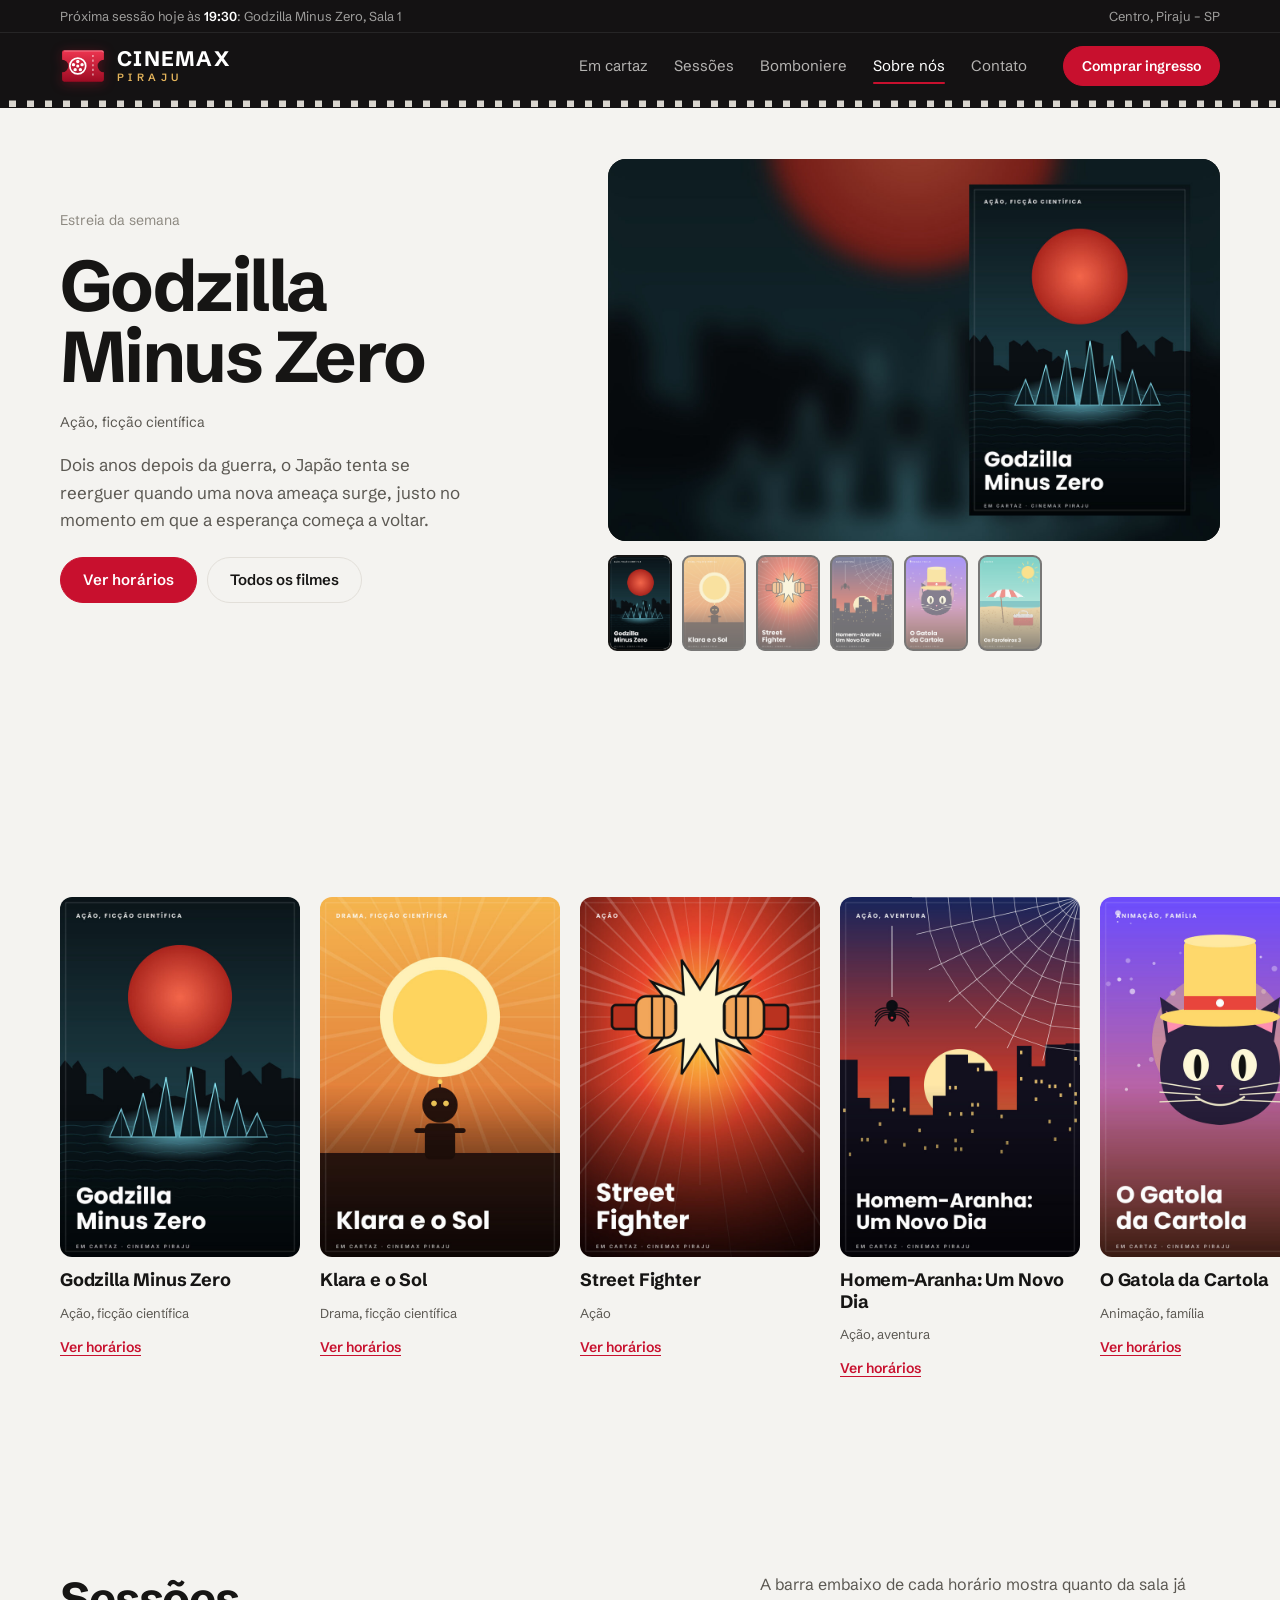
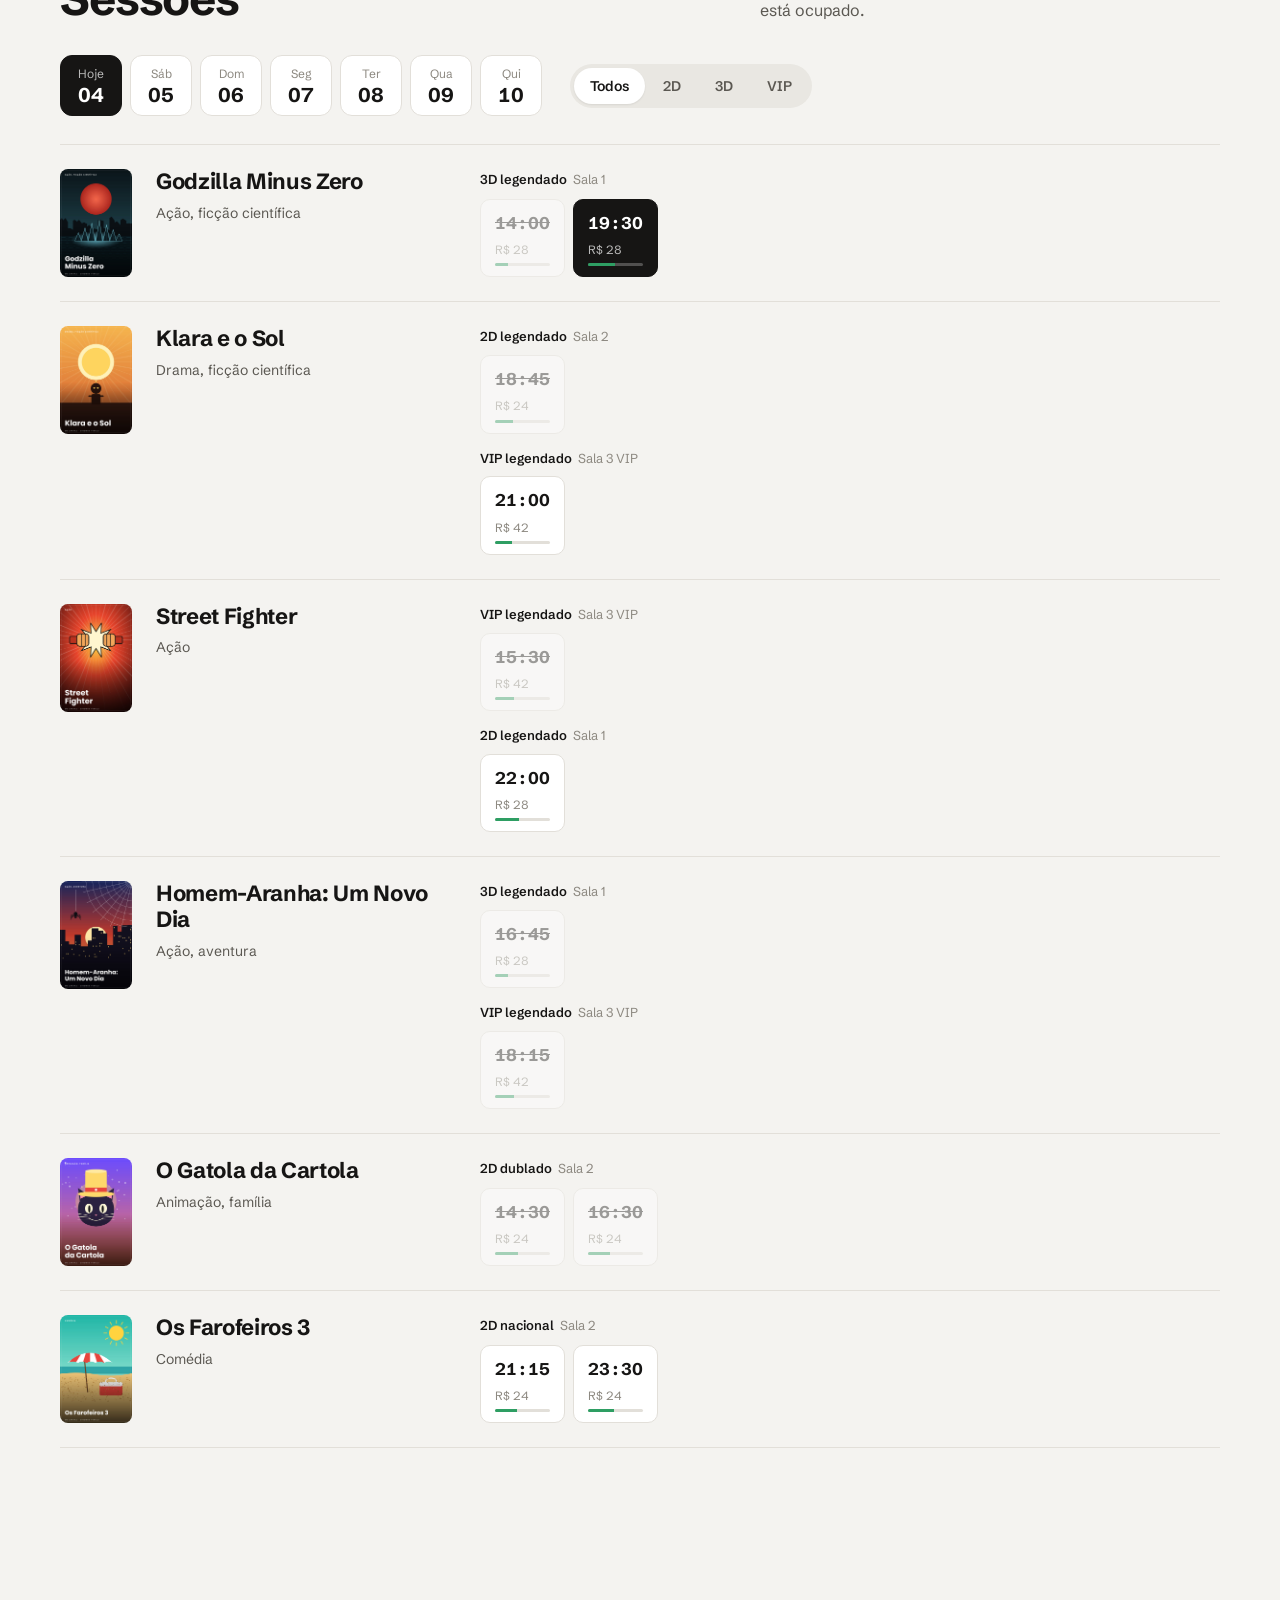
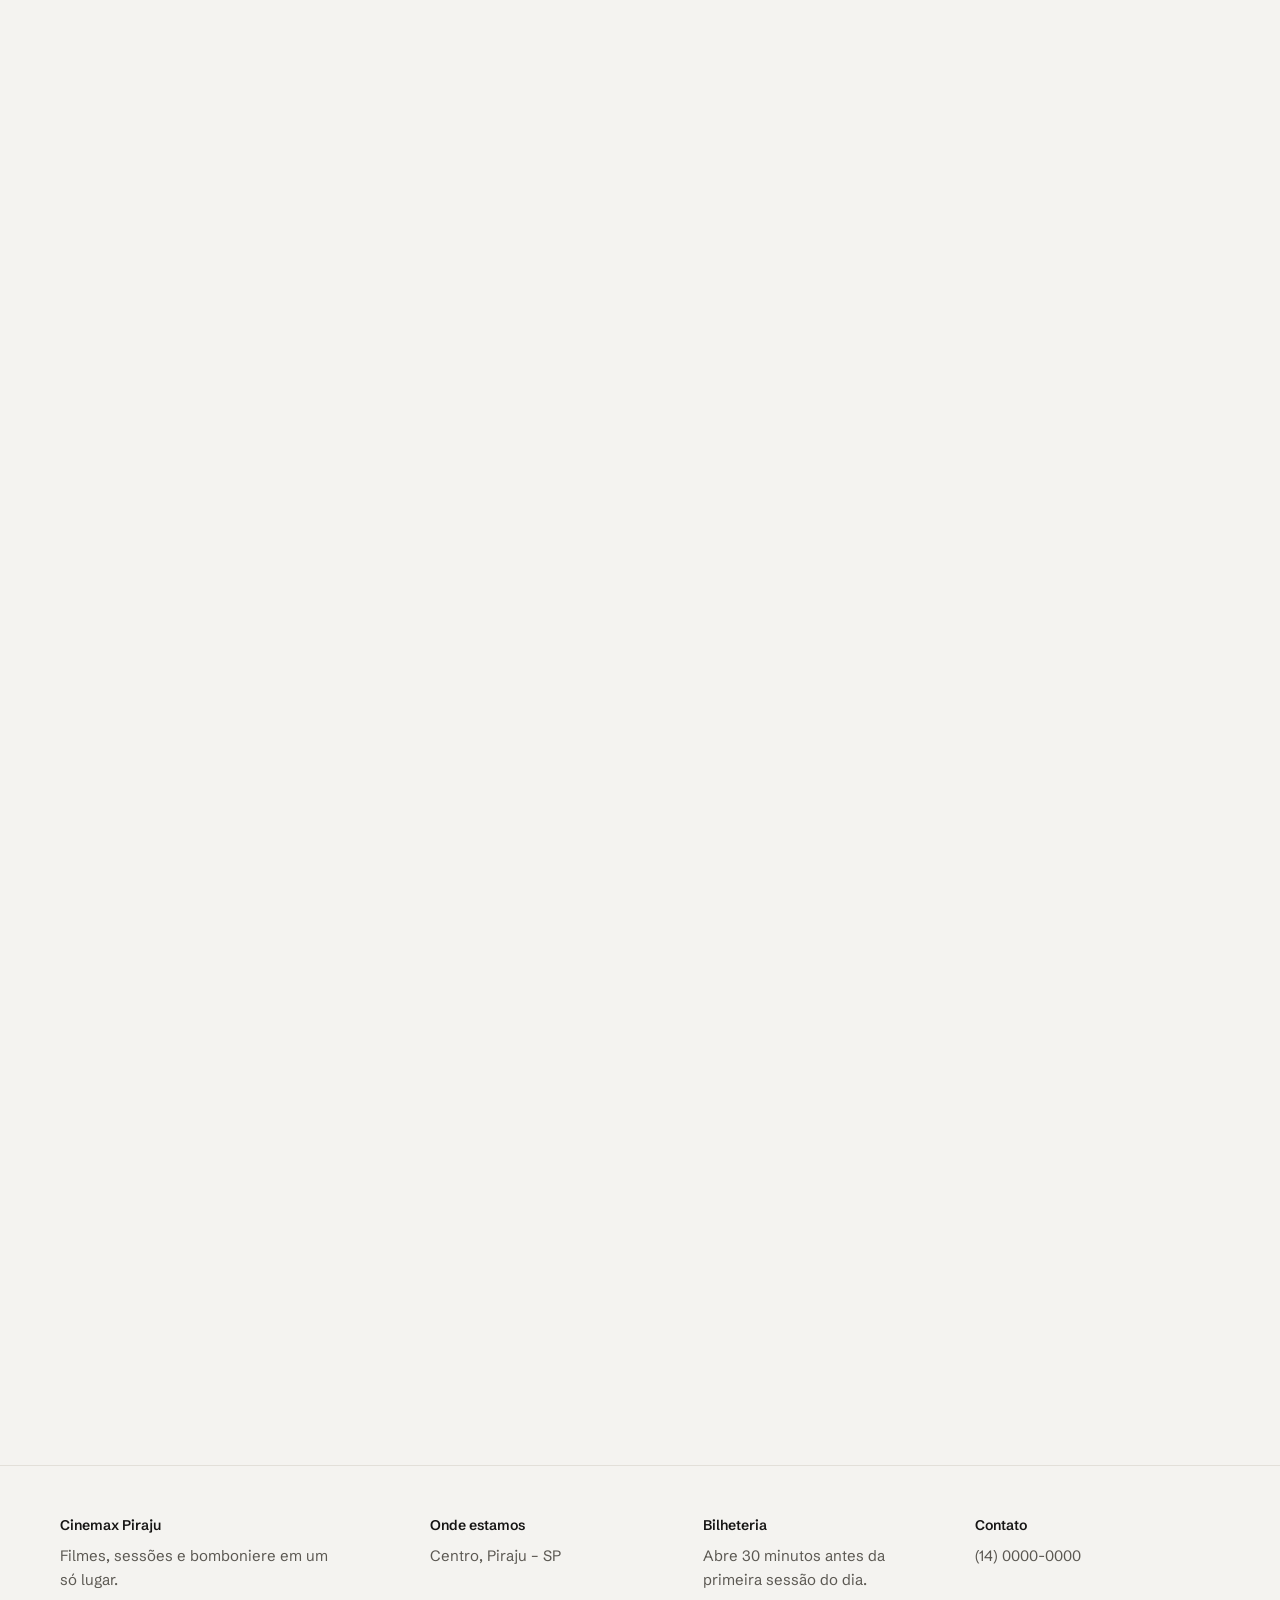
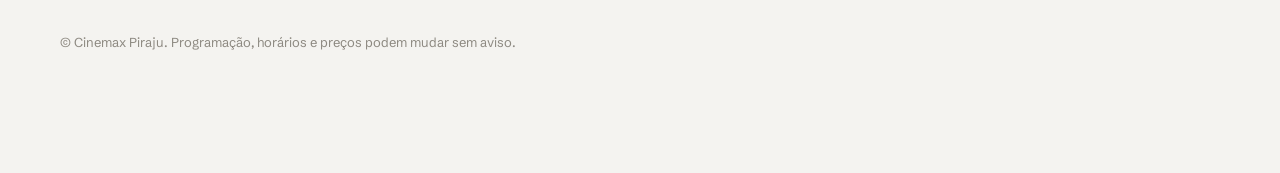
<file: index.html>
<!doctype html>
<html lang="pt-BR">
<head>
<meta charset="utf-8">
<meta name="viewport" content="width=device-width, initial-scale=1, viewport-fit=cover">
<title>Cinemax Piraju</title>
<meta name="description" content="Cinemax Piraju: filmes em cartaz, sessões, escolha de assentos com visão do telão e bomboniere.">
<link rel="preconnect" href="https://fonts.googleapis.com">
<link rel="preconnect" href="https://fonts.gstatic.com" crossorigin>
<link rel="stylesheet" href="https://fonts.googleapis.com/css2?family=Schibsted+Grotesk:wght@400;500;600;700&display=swap">
<link rel="stylesheet" href="css/style.css?v=v5">
</head>
<body>

<header class="top">
  <div class="strip">
    <div class="wrap strip-in">
      <button class="next" id="nextSess" type="button"></button>
      <span class="strip-r">Centro, Piraju – SP</span>
    </div>
  </div>
  <div class="wrap top-in">
    <a class="brand" href="#inicio" aria-label="Cinemax Piraju, início">
      <svg class="logo-mark" width="46" height="36" viewBox="0 0 44 34" aria-hidden="true">
        <defs><linearGradient id="lg" x1="0" y1="0" x2="0" y2="1"><stop offset="0" stop-color="#ee3550"/><stop offset="1" stop-color="#9e0b23"/></linearGradient></defs>
        <path d="M4 2h36a2 2 0 0 1 2 2v7a6 6 0 0 0 0 12v7a2 2 0 0 1-2 2H4a2 2 0 0 1-2-2v-7a6 6 0 0 0 0-12V4a2 2 0 0 1 2-2z" fill="url(#lg)"/>
        <path d="M4 2.6h36a1.4 1.4 0 0 1 1.4 1.4" fill="none" stroke="#fff" stroke-opacity=".35" stroke-width="1"/>
        <path d="M31.5 6.5v21" stroke="#fff" stroke-opacity=".6" stroke-width="1.4" stroke-dasharray="2 2.4"/>
        <circle cx="17" cy="17" r="7.6" fill="none" stroke="#fff" stroke-width="1.6"/>
        <g fill="#fff"><circle cx="17" cy="17" r="1.5"/><circle cx="17" cy="12.7" r="1.6"/><circle cx="21.1" cy="15.7" r="1.6"/><circle cx="19.5" cy="20.5" r="1.6"/><circle cx="14.5" cy="20.5" r="1.6"/><circle cx="12.9" cy="15.7" r="1.6"/></g>
      </svg>
      <span class="logo-word"><b>CINEMAX</b><small>PIRAJU</small></span>
    </a>
    <nav class="nav" id="nav" aria-label="Principal">
      <a href="#cartaz">Em cartaz</a><a href="#sessoes">Sessões</a><a href="#bomboniere">Bomboniere</a><a href="#sobre">Sobre nós</a><a href="#contato">Contato</a>
    </nav>
    <a class="btn btn-red" href="#sessoes">Comprar ingresso</a>
    <button class="burger" id="burger" aria-label="Abrir menu" aria-expanded="false"><svg width="18" height="12" viewBox="0 0 18 12" aria-hidden="true"><path d="M1 1h16M1 6h16M1 11h16" stroke="#f4f3f0" stroke-width="1.8" stroke-linecap="round"/></svg></button>
  </div>
</header>

<main>
<section class="hero" id="inicio">
  <div class="wrap hero-grid">
    <div class="hero-copy" id="heroCopy">
      <p class="kicker" id="hKicker"></p>
      <h1 id="hTitle"></h1>
      <div class="meta" id="hMeta"></div>
      <p class="hero-syn" id="hSyn"></p>
      <div class="hero-cta">
        <button class="btn btn-red" id="hBuy" type="button">Ver horários</button>
        <a class="btn btn-line" href="#cartaz">Todos os filmes</a>
      </div>
    </div>
    <div class="hero-media">
      <div class="screen-frame" id="heroImgs"></div>
      <div class="thumbs" id="thumbs" role="tablist" aria-label="Filmes em destaque"></div>
    </div>
  </div>
</section>

<section class="sec" id="cartaz">
  <div class="wrap sec-h">
    <h2>Em cartaz</h2>
    <div class="row-ctl">
      <button class="icon-btn" id="pPrev" aria-label="Voltar"><svg width="16" height="16" viewBox="0 0 16 16" aria-hidden="true"><path d="M10 3L5 8l5 5" fill="none" stroke="#161514" stroke-width="1.8" stroke-linecap="round" stroke-linejoin="round"/></svg></button>
      <button class="icon-btn" id="pNext" aria-label="Avançar"><svg width="16" height="16" viewBox="0 0 16 16" aria-hidden="true"><path d="M6 3l5 5-5 5" fill="none" stroke="#161514" stroke-width="1.8" stroke-linecap="round" stroke-linejoin="round"/></svg></button>
    </div>
  </div>
  <div class="posters" id="posters"></div>
</section>

<section class="sec" id="sessoes">
  <div class="wrap">
    <div class="sec-h">
      <h2>Sessões</h2>
      <p>A barra embaixo de cada horário mostra quanto da sala já está ocupado.</p>
    </div>
    <div class="toolbar">
      <div class="days" id="days" role="group" aria-label="Dia"></div>
      <div class="seg" id="fmts" role="group" aria-label="Formato"></div>
    </div>
    <div class="mlist" id="mlist"></div>
  </div>
</section>

<section class="sec" id="assentos">
  <div class="wrap">
    <div class="sec-h">
      <h2>Escolha seu assento</h2>
      <p>Passe o mouse ou toque em um assento para ver o telão de onde você vai sentar.</p>
    </div>
    <div class="bk-head">
      <img id="bkPoster" alt="">
      <div><h3 id="bkTitle"></h3><p id="bkMeta"></p></div>
      <a class="btn btn-line" href="#sessoes">Trocar sessão</a>
    </div>
    <div class="booking">
      <div class="card room-card">
        <div class="room" id="room">
          <div class="screen">
            <svg viewBox="0 0 600 26" preserveAspectRatio="none" aria-hidden="true"><path d="M4 22Q300 -6 596 22" fill="none" stroke="#161514" stroke-width="3" stroke-linecap="round"/></svg>
            <span>Tela</span>
          </div>
          <div class="rows" id="rows" role="group" aria-label="Mapa de assentos"></div>
        </div>
        <ul class="legend">
          <li><i style="--c:var(--seat);--b:#cdc8bf"></i>Livre</li>
          <li><i style="--c:var(--seat-taken)"></i>Ocupado</li>
          <li><i style="--c:var(--rec)"></i>Reclinável</li>
          <li><i style="--c:var(--acc)"></i>Acessível</li>
          <li><i style="--c:var(--red)"></i>Seu assento</li>
        </ul>
      </div>
      <aside class="card pov" aria-label="Visão do telão">
        <div class="pov-view">
          <canvas id="pov" width="800" height="600" aria-label="Simulação da visão do telão a partir do assento"></canvas>
          <span class="pov-label" id="povMode">Prévia</span>
        </div>
        <div class="pov-body">
          <div class="pov-seat"><h3 id="povTitle"></h3><span id="povZone"></span></div>
          <div class="stats">
            <div><b id="stDist"></b><small>até a tela</small></div>
            <div><b id="stAng"></b><small>campo de visão</small></div>
            <div><b id="stOff"></b><small id="stOffL">do centro</small></div>
          </div>
          <div class="picked" id="picked"></div>
          <div class="sum" id="sum"></div>
          <button class="btn btn-red btn-block" id="btnBook" type="button" disabled>Escolha um assento</button>
        </div>
      </aside>
    </div>
  </div>
</section>

<section class="sec" id="bomboniere">
  <div class="wrap">
    <div class="sec-h">
      <h2>Bomboniere</h2>
      <p>Adicione ao pedido e retire na sua sessão, sem fila.</p>
    </div>
    <div class="prods" id="prods"></div>
  </div>
</section>

<section class="sec" id="sobre">
  <div class="wrap">
    <div class="about-grid">
      <h2>Um cinema para a cidade inteira</h2>
      <div class="about-copy">
        <p>O Cinemax Piraju existe para que ver um filme na tela grande continue sendo programa de sábado à noite, de aniversário e de domingo em família.</p>
        <p>Você escolhe o filme, o horário e o assento antes de sair de casa. Cada assento mostra como o telão aparece dali, para não ter surpresa na hora de sentar.</p>
      </div>
    </div>
    <div class="facts" id="facts"></div>
    <div class="rooms" id="rooms"></div>
  </div>
</section>
</main>

<footer id="contato">
  <div class="wrap">
    <div class="foot">
      <div><h4>Cinemax Piraju</h4><p>Filmes, sessões e bomboniere em um só lugar.</p></div>
      <div><h4>Onde estamos</h4><p>Centro, Piraju – SP</p></div>
      <div><h4>Bilheteria</h4><p>Abre 30 minutos antes da primeira sessão do dia.</p></div>
      <div><h4>Contato</h4><p>(14) 0000-0000</p></div>
    </div>
    <p class="copy">© Cinemax Piraju. Programação, horários e preços podem mudar sem aviso.</p>
  </div>
</footer>

<div class="order" id="order" hidden>
  <div><small id="orderS"></small><b id="orderT"></b></div>
  <button class="btn btn-red" id="orderBtn" type="button">Finalizar</button>
</div>
<div class="toast" id="toast" role="status" aria-live="polite"></div>

<div class="modal" id="modal" hidden role="dialog" aria-modal="true" aria-label="Seu ingresso">
  <div class="modal-bg" id="modalBg"></div>
  <div class="printer">
    <div class="pbar"></div>
    <div class="tclip"><article class="ticket" id="ticket"></article></div>
  </div>
  <div class="modal-act"><button class="btn" id="mClose" type="button">Fechar</button></div>
</div>

<script src="js/main.js?v=v5" defer></script>
</body>
</html>
</file>
<file: css/style.css>
/* Cinemax Piraju
   Layout: página clara e espaçada, uma coluna de leitura; o único bloco escuro é a "sala" (visão do telão).
   Movimento só quando a pessoa age; nada de animação infinita. */
:root{
  --bg:#f4f3f0;
  --surface:#ffffff;
  --ink:#161514;
  --ink-2:#5b5852;
  --ink-3:#8d8981;
  --line:#e2dfd9;
  --red:#c8102e;
  --red-soft:#fbe9ec;
  --dark:#141213;
  --seat:#ffffff;
  --seat-taken:#e4e1db;
  --rec:#f0c9cf;
  --acc:#bcd2f4;
  --font:"Schibsted Grotesk",system-ui,-apple-system,"Segoe UI",Roboto,sans-serif;
  --r:14px;
  color-scheme:light;
}
*{box-sizing:border-box}
[hidden]{display:none!important}
html{scroll-behavior:smooth}
body{margin:0;background:var(--bg);color:var(--ink);font:400 16px/1.6 var(--font);-webkit-font-smoothing:antialiased;text-rendering:optimizeLegibility}
img{max-width:100%;display:block}
button{font:inherit;color:inherit}
h1,h2,h3,h4,p{margin:0}
a{color:inherit}
:focus-visible{outline:2px solid var(--red);outline-offset:3px}
.wrap{width:100%;max-width:1200px;margin-inline:auto;padding-left:max(20px,env(safe-area-inset-left,0px));padding-right:max(20px,env(safe-area-inset-right,0px))}
.sec{padding-block:88px;scroll-margin-top:110px;content-visibility:auto;contain-intrinsic-size:auto 900px}
.sec-h{display:flex;flex-wrap:wrap;align-items:flex-end;justify-content:space-between;gap:16px 40px;margin-bottom:32px}
.sec-h h2{font-size:clamp(30px,4vw,46px);line-height:1.05;font-weight:700;letter-spacing:-.025em}
.sec-h p{color:var(--ink-2);max-width:46ch}
.num{font-variant-numeric:tabular-nums}

/* botões */
.btn{display:inline-flex;align-items:center;justify-content:center;gap:8px;min-height:46px;padding:0 22px;border-radius:999px;border:1px solid var(--ink);background:var(--ink);color:#fff;font-weight:600;font-size:15px;cursor:pointer;text-decoration:none;white-space:nowrap;transition:background .2s,color .2s,border-color .2s}
.btn:hover{background:#000}
.btn-red{background:var(--red);border-color:var(--red)}
.btn-red:hover{background:#a50d26;border-color:#a50d26}
.btn-line{background:transparent;color:var(--ink);border-color:var(--line)}
.btn-line:hover{background:var(--surface);border-color:var(--ink-3)}
.btn[disabled]{opacity:.4;cursor:not-allowed}
.btn-block{width:100%}
.icon-btn{width:42px;height:42px;border-radius:50%;border:1px solid var(--line);background:var(--surface);display:grid;place-items:center;cursor:pointer;transition:border-color .2s}
.icon-btn:hover{border-color:var(--ink-3)}
.age{display:inline-grid;place-items:center;min-width:24px;height:24px;padding:0 5px;border-radius:5px;font-size:12px;font-weight:700;color:#fff;background:var(--a,#1f9d55)}
.age[data-a="L"]{--a:#1f9d55}.age[data-a="10"]{--a:#1f7ae0}.age[data-a="12"]{--a:#e0a800;color:#1a1200}
.age[data-a="14"]{--a:#e26d14}.age[data-a="16"]{--a:#d0242b}.age[data-a="18"]{--a:#111}
.meta{display:flex;flex-wrap:wrap;align-items:center;gap:6px 14px;color:var(--ink-2);font-size:14px}

/* topo: faixa escura com borda de película */
.top{position:sticky;top:0;z-index:50;background:var(--dark);color:#f4f3f0;padding-top:env(safe-area-inset-top,0px)}
.top::after{content:"";position:absolute;left:0;right:0;top:100%;height:9px;pointer-events:none;
  background:linear-gradient(var(--dark),var(--dark)) top/100% 1.5px no-repeat,linear-gradient(var(--dark),var(--dark)) bottom/100% 1.5px no-repeat,repeating-linear-gradient(90deg,var(--dark) 0 9px,#d9d5ce 9px 16px,var(--dark) 16px 18px)}
.strip{border-bottom:1px solid rgba(255,255,255,.08);font-size:13px;color:rgba(244,243,240,.62)}
.strip-in{display:flex;justify-content:space-between;align-items:center;gap:16px;min-height:32px}
.next{border:0;background:none;padding:0;color:inherit;cursor:pointer;text-align:left;white-space:nowrap;overflow:hidden;text-overflow:ellipsis;min-width:0}
.next b{color:#fff;font-weight:600}
.next:hover{color:#fff}
.strip-r{white-space:nowrap}
.top-in{display:flex;align-items:center;gap:24px;min-height:66px}
.brand{display:flex;align-items:center;gap:11px;text-decoration:none;color:#fff}
.logo-mark{filter:drop-shadow(0 2px 6px rgba(200,16,46,.35));flex:0 0 auto}
.logo-word{display:grid;line-height:1}
.logo-word b{font-size:21px;font-weight:700;letter-spacing:.06em}
.logo-word small{font-size:10.5px;font-weight:600;letter-spacing:.42em;color:#e4b45b;margin-top:4px}
.nav{display:flex;gap:2px;margin-left:auto}
.nav a{position:relative;padding:8px 12px;text-decoration:none;color:rgba(244,243,240,.72);font-size:15px;transition:color .2s}
.nav a::after{content:"";position:absolute;left:12px;right:12px;bottom:2px;height:2px;border-radius:2px;background:var(--red);transform:scaleX(0);transform-origin:left;transition:transform .25s ease}
.nav a:hover{color:#fff}
.nav a:hover::after,.nav a.on::after{transform:scaleX(1)}
.nav a.on{color:#fff}
.top .btn{min-height:40px;padding:0 18px;font-size:14px}
.burger{display:none;width:42px;height:42px;border-radius:50%;border:1px solid rgba(255,255,255,.2);background:transparent;place-items:center;cursor:pointer;margin-left:auto}
@media(max-width:880px){
  .nav{display:none;position:absolute;left:0;right:0;top:100%;flex-direction:column;background:var(--dark);padding:14px max(20px,env(safe-area-inset-left,0px)) 22px;border-top:1px solid rgba(255,255,255,.08)}
  .nav.open{display:flex}
  .nav a{padding:12px 0;font-size:17px}
  .nav a::after{left:0;right:auto;width:40px}
  .top .btn{margin-left:auto}
  .burger{display:grid;margin-left:0}
}
@media(max-width:560px){.top .btn{display:none}.burger{margin-left:auto}.strip-r{display:none}}

/* hero */
.hero{padding-block:60px 72px}
.hero-grid{display:grid;grid-template-columns:minmax(0,.9fr) minmax(0,1.1fr);gap:48px;align-items:center}
.hero-copy{display:grid;gap:18px;align-content:center}
.kicker{color:var(--ink-3);font-size:14px}
.hero h1{font-size:clamp(40px,5.6vw,72px);line-height:1;font-weight:700;letter-spacing:-.035em;text-wrap:balance}
.hero-syn{color:var(--ink-2);font-size:17px;max-width:42ch}
.hero-cta{display:flex;flex-wrap:wrap;gap:10px;margin-top:6px}
.hero-copy>*{transition:opacity .35s ease}
.hero-copy>*{transition:opacity .3s ease,transform .3s ease}
.hero-copy.out>*{opacity:0;transform:translateY(8px)}
.screen-frame{position:relative;aspect-ratio:16/10;border-radius:18px;overflow:hidden;background:var(--dark)}
.screen-frame img{position:absolute;inset:0;width:100%;height:100%;object-fit:cover;opacity:0;transform:scale(1.05);transition:opacity .7s ease,transform 1.4s cubic-bezier(.2,.7,.2,1)}
.screen-frame img.on{opacity:1;transform:none}
.thumbs{display:flex;gap:10px;margin-top:14px;overflow-x:auto;scrollbar-width:none;padding-bottom:2px}
.thumbs::-webkit-scrollbar{display:none}
.thumb{flex:0 0 auto;width:64px;aspect-ratio:2/3;padding:0;border:2px solid transparent;border-radius:9px;overflow:hidden;cursor:pointer;background:var(--dark);opacity:.55;transition:opacity .2s,border-color .2s}
.thumb img{width:100%;height:100%;object-fit:cover}
.thumb:hover{opacity:.9}
.thumb[aria-selected="true"]{opacity:1;border-color:var(--ink)}
@media(max-width:900px){.hero-grid{grid-template-columns:minmax(0,1fr);gap:28px}.hero-media{order:-1}.hero{padding-top:24px}}

/* em cartaz */
.row-ctl{display:flex;gap:8px}
.posters{display:grid;grid-auto-flow:column;grid-auto-columns:clamp(180px,22vw,240px);gap:20px;overflow-x:auto;scroll-snap-type:x mandatory;scroll-padding-left:max(20px,calc((100vw - 1200px)/2 + 20px));padding:4px max(20px,calc((100vw - 1200px)/2 + 20px)) 16px;scrollbar-width:thin;scrollbar-color:var(--line) transparent;overscroll-behavior-x:contain}
.poster{scroll-snap-align:start;display:grid;gap:12px;align-content:start}
.poster-img{position:relative;aspect-ratio:2/3;border-radius:12px;overflow:hidden;background:var(--dark);cursor:pointer;border:0;padding:0}
.poster-img img{width:100%;height:100%;object-fit:cover;transition:transform .4s ease}
.poster-img:hover img{transform:scale(1.03)}
.poster-img .age{position:absolute;top:10px;left:10px}
.poster h3{font-size:18px;font-weight:700;letter-spacing:-.01em;line-height:1.2}
.poster .meta{font-size:13px}
.poster .link{justify-self:start;background:none;border:0;padding:0;color:var(--red);font-weight:600;font-size:14px;cursor:pointer;text-decoration:underline;text-underline-offset:3px}

/* sessões */
.toolbar{display:flex;flex-wrap:wrap;gap:16px 28px;align-items:center;margin-bottom:28px}
.days{display:flex;gap:8px;overflow-x:auto;scrollbar-width:none;max-width:100%}
.days::-webkit-scrollbar{display:none}
.day{flex:0 0 auto;display:grid;justify-items:center;min-width:62px;padding:8px 10px;border-radius:12px;border:1px solid var(--line);background:var(--surface);cursor:pointer;transition:border-color .2s,background .2s,color .2s}
.day small{font-size:12px;color:var(--ink-3);text-transform:capitalize}
.day b{font-size:20px;font-weight:700;line-height:1.2;font-variant-numeric:tabular-nums}
.day:hover{border-color:var(--ink-3)}
.day[aria-pressed="true"]{background:var(--ink);border-color:var(--ink);color:#fff}
.day[aria-pressed="true"] small{color:rgba(255,255,255,.7)}
.seg{display:inline-flex;padding:4px;border-radius:999px;background:#e9e7e2;gap:2px}
.seg button{border:0;background:transparent;padding:7px 16px;border-radius:999px;font-size:14px;font-weight:600;color:var(--ink-2);cursor:pointer;transition:background .2s,color .2s}
.seg button[aria-pressed="true"]{background:var(--surface);color:var(--ink);box-shadow:0 1px 2px rgba(0,0,0,.08)}
.mlist{display:grid;border-top:1px solid var(--line)}
.mrow{display:grid;grid-template-columns:72px minmax(0,1fr);gap:16px 24px;padding:24px 0;border-bottom:1px solid var(--line);scroll-margin-top:90px;transition:background .6s}
.mrow.hl{background:var(--red-soft)}
.mrow>img{width:72px;aspect-ratio:2/3;object-fit:cover;border-radius:8px}
.m-info{display:grid;gap:6px;align-content:start;min-width:0}
.m-info h3{font-size:22px;font-weight:700;letter-spacing:-.015em;line-height:1.2}
.m-groups{grid-column:1/-1;display:grid;gap:14px;min-width:0}
.grp{display:grid;gap:8px}
.grp-l{font-size:13px;color:var(--ink-3)}
.grp-l b{color:var(--ink);font-weight:600;margin-right:6px}
.slots{display:flex;flex-wrap:wrap;gap:8px}
.slot{display:grid;gap:4px;min-width:84px;padding:9px 14px 10px;border-radius:10px;border:1px solid var(--line);background:var(--surface);text-align:left;cursor:pointer;transition:border-color .2s,background .2s,color .2s}
.slot b{font-size:17px;font-weight:700;font-variant-numeric:tabular-nums}
.slot small{font-size:12px;color:var(--ink-3);font-variant-numeric:tabular-nums}
.slot small em{font-style:normal;color:var(--red);margin-left:4px}
.slot i{display:block;height:3px;border-radius:2px;background:var(--line);overflow:hidden}
.slot i::after{content:"";display:block;height:100%;width:var(--occ);background:var(--oc,#2e9e63)}
.slot:hover:not([disabled]){border-color:var(--ink-3)}
.slot[aria-pressed="true"]{background:var(--ink);border-color:var(--ink);color:#fff}
.slot[aria-pressed="true"] small{color:rgba(255,255,255,.7)}
.slot[aria-pressed="true"] i{background:rgba(255,255,255,.25)}
.slot[disabled]{opacity:.4;cursor:not-allowed}
.slot[disabled] b{text-decoration:line-through}
.empty{padding:32px 0;color:var(--ink-2)}
@media(min-width:900px){.mrow{grid-template-columns:72px minmax(0,300px) minmax(0,1fr)}.m-groups{grid-column:auto}}

/* assentos */
.bk-head{display:flex;align-items:center;gap:14px;flex-wrap:wrap;margin-bottom:20px}
.bk-head img{width:40px;aspect-ratio:2/3;object-fit:cover;border-radius:6px}
.bk-head div{flex:1 1 220px;min-width:0}
.bk-head h3{font-size:18px;font-weight:700}
.bk-head p{color:var(--ink-2);font-size:14px}
.booking{display:grid;grid-template-columns:minmax(0,1.15fr) minmax(0,1fr);gap:24px;align-items:start}
.card{background:var(--surface);border:1px solid var(--line);border-radius:18px}
.room-card{padding:28px 16px 22px}
.room{--s:26px;--g:4px;overflow-x:auto;padding:0 6px 4px}
.screen{display:grid;justify-items:center;gap:4px;margin:0 8% 26px}
.screen svg{width:100%;height:26px;display:block}
.screen span{font-size:12px;color:var(--ink-3)}
.rows{display:grid;gap:var(--g);justify-items:center;width:max-content;min-width:100%}
.rw{display:flex;align-items:center;gap:8px}
.rl{width:18px;text-align:center;font-size:12px;font-weight:600;color:var(--ink-3)}
.rs{display:flex;gap:var(--g)}
.aisle{width:calc(var(--s)*.9)}
.seat{width:var(--s);height:calc(var(--s)*.86);padding:0;border:1.5px solid #cdc8bf;border-radius:7px 7px 4px 4px;background:var(--seat);cursor:pointer;transform:translateY(var(--dy,0));transition:background .15s,transform .15s,border-color .15s;animation:seatIn .45s cubic-bezier(.3,1.4,.5,1) backwards;animation-delay:var(--w,0ms)}
@keyframes seatIn{from{opacity:0;transform:translateY(calc(var(--dy,0px) + 8px)) scale(.6)}}
.seat.rec{background:var(--rec);border-color:#e3aab3}
.seat.acc{background:var(--acc);border-color:#93b4e6}
.seat.taken{background:var(--seat-taken);cursor:not-allowed;border-color:transparent}
.seat:not(.taken):hover,.seat:not(.taken):focus-visible{border-color:var(--ink);transform:translateY(var(--dy,0)) scale(1.08)}
.seat.view:not(.sel){border-color:var(--ink)}
.seat.sel{background:var(--red);border-color:var(--red);animation:selPop .35s cubic-bezier(.3,1.6,.5,1)}
@keyframes selPop{50%{transform:translateY(var(--dy,0)) scale(1.25)}}
.legend{display:flex;flex-wrap:wrap;gap:8px 18px;justify-content:center;margin:22px 0 0;padding:0;list-style:none;font-size:13px;color:var(--ink-2)}
.legend li{display:flex;align-items:center;gap:7px}
.legend i{width:16px;height:14px;border-radius:5px 5px 3px 3px;background:var(--c);border:1.5px solid var(--b,transparent)}
.pov{position:sticky;top:84px;overflow:hidden}
.pov-view{position:relative;aspect-ratio:4/3;background:var(--dark)}
.pov-view canvas{width:100%;height:100%;display:block}
.pov-label{position:absolute;left:12px;top:12px;padding:5px 10px;border-radius:999px;background:rgba(20,18,19,.72);color:#fff;font-size:12px;font-weight:600}
.pov-body{display:grid;gap:16px;padding:20px}
.pov-seat{display:flex;flex-wrap:wrap;align-items:baseline;justify-content:space-between;gap:6px 12px}
.pov-seat h3{font-size:20px;font-weight:700;letter-spacing:-.01em}
.pov-seat span{font-size:14px;color:var(--red);font-weight:600}
.stats{display:grid;grid-template-columns:repeat(3,1fr);border-block:1px solid var(--line)}
.stats div{padding:12px 4px}
.stats div+div{padding-left:14px;border-left:1px solid var(--line)}
.stats b{display:block;font-size:20px;font-weight:700;font-variant-numeric:tabular-nums}
.stats small{color:var(--ink-3);font-size:12px}
.picked{display:flex;flex-wrap:wrap;gap:6px;align-items:center;min-height:30px;color:var(--ink-3);font-size:14px}
.pk{display:inline-flex;align-items:center;gap:2px;padding:3px 4px 3px 10px;border-radius:999px;background:var(--red-soft);color:var(--red);font-weight:600;font-size:13px}
.pk button{width:22px;height:22px;border:0;border-radius:50%;background:transparent;color:var(--red);cursor:pointer;font-size:15px;line-height:1}
.sum{display:grid;gap:6px;font-size:14px;color:var(--ink-2)}
.sum div{display:flex;justify-content:space-between;gap:10px;font-variant-numeric:tabular-nums}
.sum .tot{color:var(--ink);font-weight:700;font-size:17px;padding-top:8px;border-top:1px solid var(--line)}
@media(max-width:960px){.booking{grid-template-columns:1fr}.pov{position:static}}

/* bomboniere */
.prods{display:grid;grid-template-columns:repeat(3,minmax(0,1fr));gap:20px}
.prod{display:grid;gap:10px;align-content:start}
.prod-art{position:relative;aspect-ratio:1/.82;border-radius:14px;background:#ebe9e4;display:grid;place-items:center}
.prod-art svg{width:62%;height:auto;transition:transform .3s ease}
.prod:hover .prod-art svg{transform:translateY(-4px)}
.badge{position:absolute;top:12px;left:12px;padding:4px 10px;border-radius:999px;background:var(--surface);font-size:12px;font-weight:600}
.p-top{display:flex;justify-content:space-between;align-items:baseline;gap:10px;margin-top:4px}
.prod h3{font-size:17px;font-weight:700}
.price{font-weight:700;font-variant-numeric:tabular-nums;white-space:nowrap}
.prod p{color:var(--ink-2);font-size:14px}
.qty{display:inline-flex;align-items:center;gap:14px;min-height:42px;padding:0 6px;border-radius:999px;border:1px solid var(--ink)}
.qty button{width:30px;height:30px;border:0;border-radius:50%;background:transparent;font-size:18px;cursor:pointer}
.qty button:hover{background:rgba(0,0,0,.06)}
.qty b{min-width:14px;text-align:center;font-variant-numeric:tabular-nums}
.add{justify-self:start;min-height:42px}
@media(max-width:900px){.prods{grid-template-columns:repeat(2,minmax(0,1fr))}}
@media(max-width:520px){.prods{grid-template-columns:1fr}}

/* sobre */
.about-grid{display:grid;grid-template-columns:minmax(0,1fr) minmax(0,1fr);gap:56px}
.about-grid h2{font-size:clamp(30px,4vw,46px);line-height:1.05;font-weight:700;letter-spacing:-.025em;text-wrap:balance}
.about-copy{display:grid;gap:14px;color:var(--ink-2);font-size:17px;max-width:54ch}
.facts{display:grid;grid-template-columns:repeat(4,minmax(0,1fr));gap:20px;margin-top:56px;padding-top:28px;border-top:1px solid var(--line)}
.fact b{display:block;font-size:clamp(30px,3.6vw,42px);font-weight:700;letter-spacing:-.02em;font-variant-numeric:tabular-nums}
.fact span{color:var(--ink-2);font-size:14px}
.rooms{display:grid;grid-template-columns:repeat(3,minmax(0,1fr));gap:20px;margin-top:48px}
.room-c{display:grid;gap:12px;align-content:start;padding:22px}
.room-c h3{font-size:18px;font-weight:700}
.room-c p{color:var(--ink-2);font-size:15px}
.mini{display:grid;gap:3px;justify-items:center;padding:14px 8px;border-radius:10px;background:var(--bg)}
.mini .scr{width:60%;height:3px;border-radius:3px;background:var(--ink-3);margin-bottom:8px}
.mini div{display:flex;gap:3px}
.mini i{width:7px;height:6px;border-radius:2px 2px 1px 1px;background:#cdc8bf}
.mini i.r{background:var(--rec)}.mini i.a{background:var(--acc)}.mini i.g{width:8px;background:none}
.room-c small{color:var(--ink-3);font-size:13px}
@media(max-width:900px){.about-grid{grid-template-columns:1fr;gap:20px}.facts{grid-template-columns:repeat(2,1fr)}.rooms{grid-template-columns:1fr}}

/* rodapé */
footer{border-top:1px solid var(--line);padding-block:48px 120px}
.foot{display:grid;grid-template-columns:1.4fr repeat(3,1fr);gap:28px}
.foot h4{font-size:14px;font-weight:600;margin-bottom:8px}
.foot p{color:var(--ink-2);font-size:15px;max-width:30ch}
.copy{margin-top:40px;color:var(--ink-3);font-size:13px}
@media(max-width:760px){.foot{grid-template-columns:1fr 1fr}}
@media(max-width:460px){.foot{grid-template-columns:1fr}}

/* pedido */
.order{animation:orderIn .4s cubic-bezier(.3,1.3,.5,1);position:fixed;left:50%;bottom:calc(16px + env(safe-area-inset-bottom,0px));z-index:70;width:min(560px,calc(100% - 40px));display:flex;align-items:center;gap:14px;padding:8px 8px 8px 20px;border-radius:999px;background:var(--ink);color:#fff;box-shadow:0 10px 30px rgba(0,0,0,.18);transform:translateX(-50%)}
.order div{flex:1;min-width:0;display:grid;line-height:1.3}
.order small{color:rgba(255,255,255,.65);font-size:12px;white-space:nowrap;overflow:hidden;text-overflow:ellipsis}
.order b{font-size:17px;font-variant-numeric:tabular-nums}
.order .btn{min-height:40px}
.toast{position:fixed;left:50%;top:calc(76px + env(safe-area-inset-top,0px));transform:translateX(-50%);opacity:0;pointer-events:none;z-index:120;padding:10px 18px;border-radius:999px;background:var(--ink);color:#fff;font-size:14px;transition:opacity .25s;max-width:calc(100% - 40px);text-align:center}
.toast.show{opacity:1}

@keyframes orderIn{from{transform:translate(-50%,130%)}}
.js-rv .rv{opacity:0;transform:translateY(18px);transition:opacity .6s ease,transform .6s cubic-bezier(.2,.7,.2,1);transition-delay:var(--rd,0ms)}
.js-rv .rv.in{opacity:1;transform:none}
.confetti{position:fixed;inset:0;width:100%;height:100%;pointer-events:none;z-index:170}

/* ingresso */
.modal{position:fixed;inset:0;z-index:160;overflow-y:auto;display:flex;flex-direction:column;align-items:center;padding:max(24px,env(safe-area-inset-top,0px)) 20px max(24px,env(safe-area-inset-bottom,0px))}
.modal-bg{position:fixed;inset:0;background:rgba(20,18,19,.82);z-index:-1}
.printer{width:min(340px,100%);margin:auto 0}
.pbar{position:relative;z-index:2;height:24px;border-radius:12px;background:linear-gradient(180deg,#f2f0ee,#b9b4b0)}
.pbar::after{content:"";position:absolute;left:14px;right:14px;bottom:7px;height:4px;border-radius:2px;background:#2a2627}
.tclip{position:relative;margin-top:-6px;overflow:hidden;padding-bottom:20px}
.ticket{--cut:calc(100% - 120px);color:#fff;background:var(--red);border-radius:18px;padding:16px 16px 0;display:grid;gap:12px;transform:translateY(-102%);animation:print 1.8s cubic-bezier(.3,.7,.2,1) .25s forwards;
  -webkit-mask:radial-gradient(circle 12px at 0 var(--cut),#0000 97%,#000) left/51% 100% no-repeat,radial-gradient(circle 12px at 100% var(--cut),#0000 97%,#000) right/51% 100% no-repeat;
  mask:radial-gradient(circle 12px at 0 var(--cut),#0000 97%,#000) left/51% 100% no-repeat,radial-gradient(circle 12px at 100% var(--cut),#0000 97%,#000) right/51% 100% no-repeat}
@keyframes print{70%{transform:translateY(1%)}100%{transform:none}}
.tk-note{border:1px dashed rgba(255,255,255,.6);border-radius:8px;padding:7px;text-align:center;font-size:13px}
.tk-poster{position:relative;border-radius:10px;overflow:hidden;aspect-ratio:16/10}
.tk-poster img{width:100%;height:100%;object-fit:cover}
.tk-poster::after{content:"";position:absolute;inset:0;background:linear-gradient(0deg,rgba(0,0,0,.65),transparent 60%)}
.tk-poster b{position:absolute;z-index:1;left:12px;right:12px;bottom:10px;font-size:20px;line-height:1.1}
.tk-row{display:flex;justify-content:space-between;font-size:14px;font-weight:600;font-variant-numeric:tabular-nums}
.tk-cols{display:grid;grid-template-columns:repeat(3,1fr);text-align:center;padding-bottom:14px}
.tk-cols div+div{border-left:1px solid rgba(255,255,255,.35)}
.tk-cols small{display:block;font-size:11px;opacity:.8}
.tk-cols b{font-size:20px;word-break:break-word}
.tk-extra{font-size:12px;text-align:center;opacity:.9;margin-top:-4px;padding-bottom:10px}
.tk-stub{height:120px;margin:0 -16px;padding:18px 22px 14px;display:grid;gap:8px;justify-items:center;border-top:2px dashed rgba(255,255,255,.5)}
.tk-stub svg{width:100%;height:52px;display:block}
.tk-stub small{font-size:12px;letter-spacing:.15em}
.modal-act{margin-top:8px}
.modal-act .btn{background:#fff;color:var(--ink);border-color:#fff}

@media(prefers-reduced-motion:reduce){
  *,*::before,*::after{animation-duration:.01ms!important;transition-duration:.01ms!important;scroll-behavior:auto!important}
  .ticket{transform:none}
}
</file>
